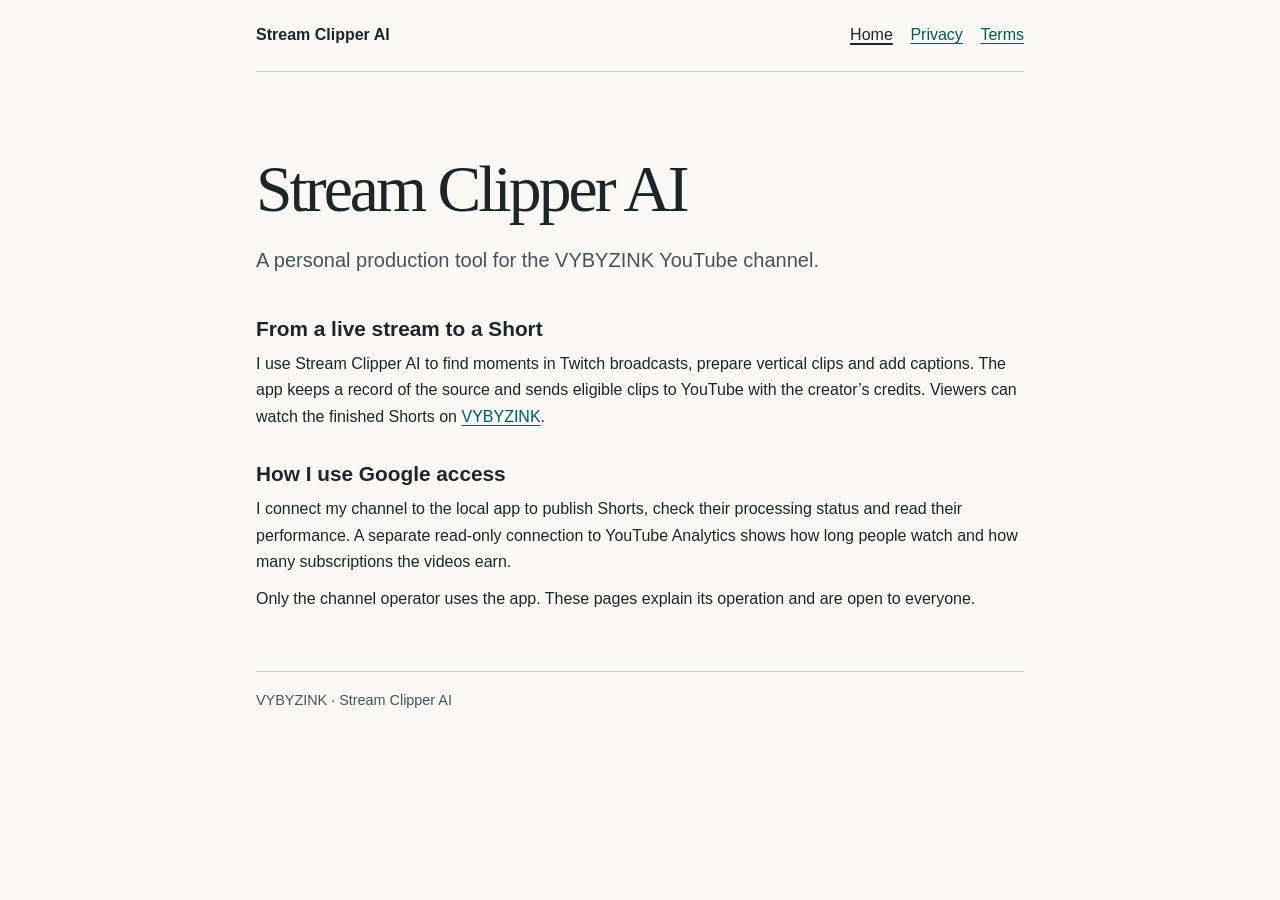
<file: index.html>
<!doctype html>
<html lang="en">
<head>
<meta charset="utf-8">
<meta name="viewport" content="width=device-width, initial-scale=1">
<meta name="description" content="How VYBYZINK uses Stream Clipper AI to prepare and publish Shorts and read channel analytics.">
<title>Stream Clipper AI | VYBYZINK</title>
<link rel="stylesheet" href="styles.css">
</head>
<body>
<header>
<a class="brand" href="index.html">Stream Clipper AI</a>
<nav aria-label="Main"><a href="index.html" aria-current="page">Home</a> <a href="privacy.html">Privacy</a> <a href="terms.html">Terms</a></nav>
</header>
<main>
<h1>Stream Clipper AI</h1>
<p class="intro">A personal production tool for the VYBYZINK YouTube channel.</p>
<section><h2>From a live stream to a Short</h2>
<p>I use Stream Clipper AI to find moments in Twitch broadcasts, prepare vertical clips and add captions. The app keeps a record of the source and sends eligible clips to YouTube with the creator’s credits. Viewers can watch the finished Shorts on <a href="https://www.youtube.com/channel/UCJiO6ZstboGxwujfGPb003g">VYBYZINK</a>.</p></section>
<section><h2>How I use Google access</h2>
<p>I connect my channel to the local app to publish Shorts, check their processing status and read their performance. A separate read-only connection to YouTube Analytics shows how long people watch and how many subscriptions the videos earn.</p>
<p>Only the channel operator uses the app. These pages explain its operation and are open to everyone.</p></section>
</main>
<footer>VYBYZINK · Stream Clipper AI</footer>
</body>
</html>
</file>
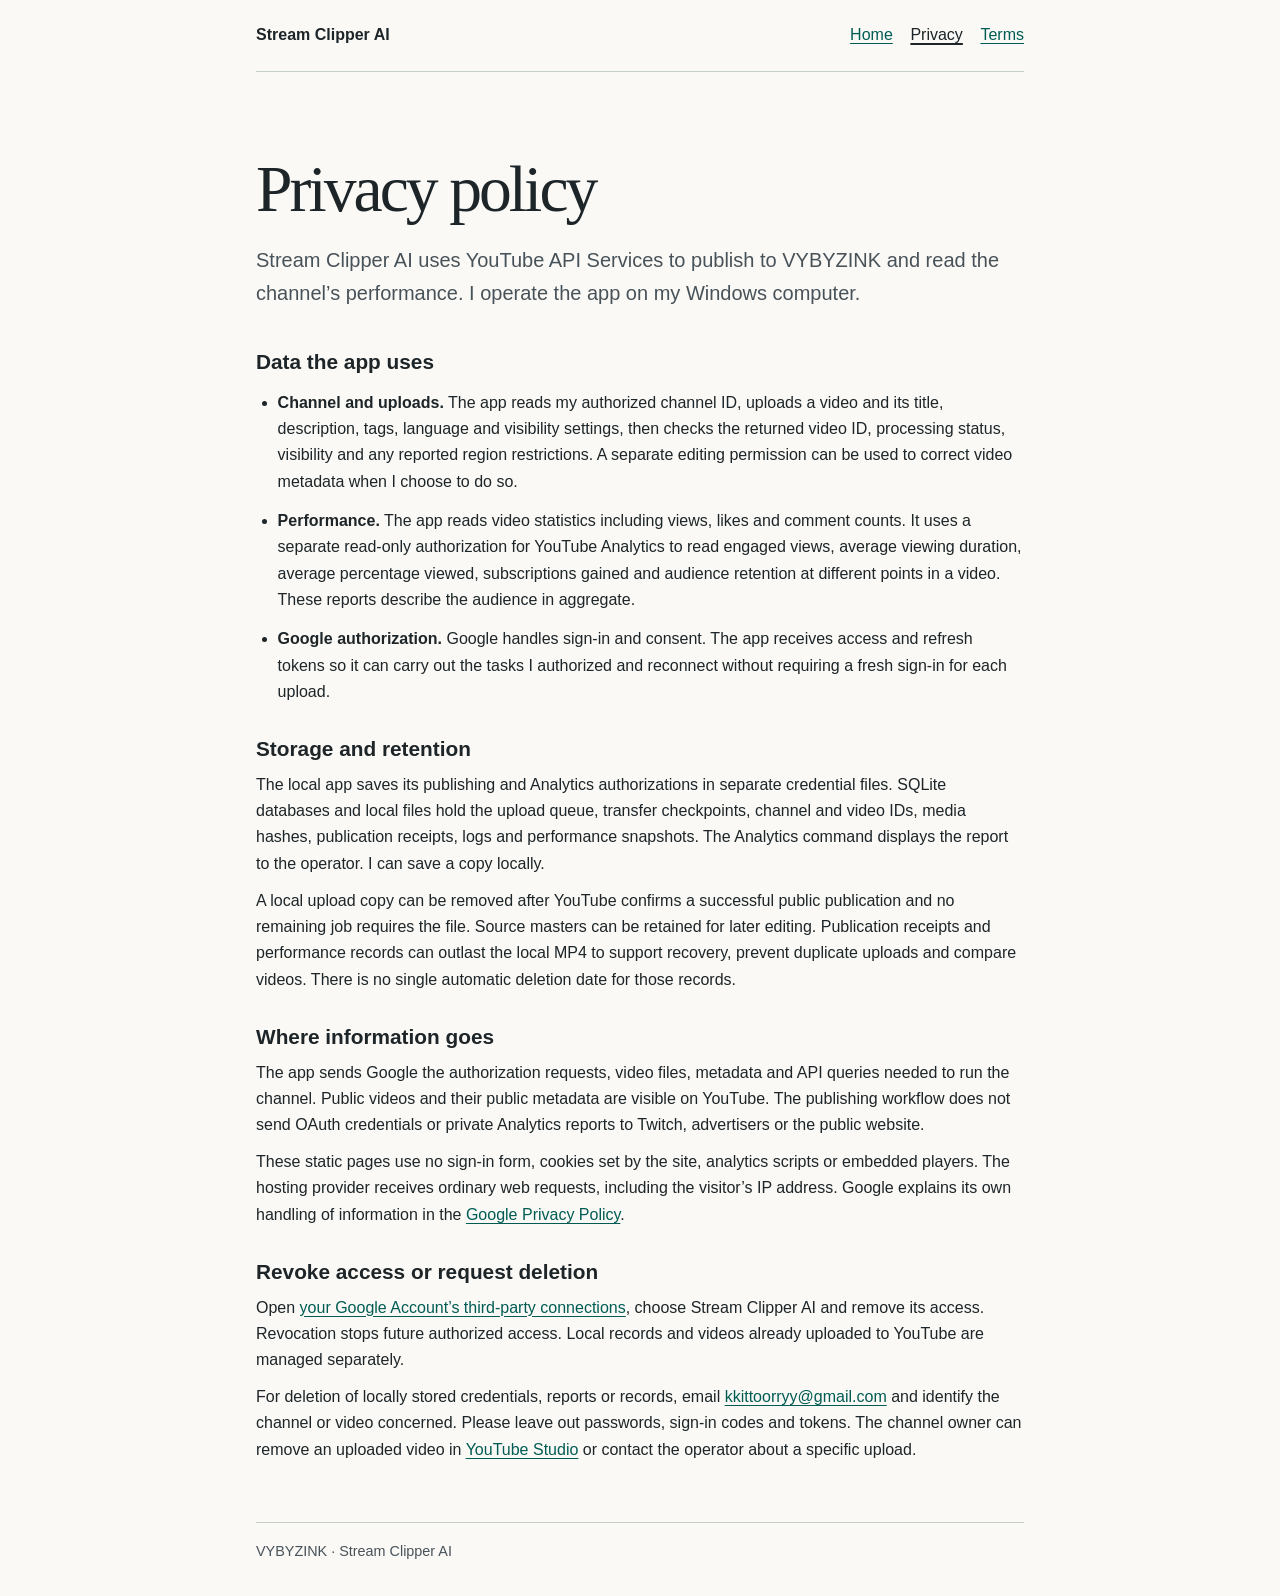
<file: privacy.html>
<!doctype html>
<html lang="en">
<head>
<meta charset="utf-8">
<meta name="viewport" content="width=device-width, initial-scale=1">
<meta name="description" content="How Stream Clipper AI uses YouTube data, stores records and handles requests for deletion or revocation.">
<title>Privacy policy | Stream Clipper AI</title>
<link rel="stylesheet" href="styles.css">
</head>
<body>
<header>
<a class="brand" href="index.html">Stream Clipper AI</a>
<nav aria-label="Main"><a href="index.html">Home</a> <a href="privacy.html" aria-current="page">Privacy</a> <a href="terms.html">Terms</a></nav>
</header>
<main>
<h1>Privacy policy</h1>
<p class="intro">Stream Clipper AI uses YouTube API Services to publish to VYBYZINK and read the channel’s performance. I operate the app on my Windows computer.</p>
<section><h2>Data the app uses</h2>
<ul>
<li><strong>Channel and uploads.</strong> The app reads my authorized channel ID, uploads a video and its title, description, tags, language and visibility settings, then checks the returned video ID, processing status, visibility and any reported region restrictions. A separate editing permission can be used to correct video metadata when I choose to do so.</li>
<li><strong>Performance.</strong> The app reads video statistics including views, likes and comment counts. It uses a separate read-only authorization for YouTube Analytics to read engaged views, average viewing duration, average percentage viewed, subscriptions gained and audience retention at different points in a video. These reports describe the audience in aggregate.</li>
<li><strong>Google authorization.</strong> Google handles sign-in and consent. The app receives access and refresh tokens so it can carry out the tasks I authorized and reconnect without requiring a fresh sign-in for each upload.</li>
</ul></section>
<section><h2>Storage and retention</h2>
<p>The local app saves its publishing and Analytics authorizations in separate credential files. SQLite databases and local files hold the upload queue, transfer checkpoints, channel and video IDs, media hashes, publication receipts, logs and performance snapshots. The Analytics command displays the report to the operator. I can save a copy locally.</p>
<p>A local upload copy can be removed after YouTube confirms a successful public publication and no remaining job requires the file. Source masters can be retained for later editing. Publication receipts and performance records can outlast the local MP4 to support recovery, prevent duplicate uploads and compare videos. There is no single automatic deletion date for those records.</p></section>
<section><h2>Where information goes</h2>
<p>The app sends Google the authorization requests, video files, metadata and API queries needed to run the channel. Public videos and their public metadata are visible on YouTube. The publishing workflow does not send OAuth credentials or private Analytics reports to Twitch, advertisers or the public website.</p>
<p>These static pages use no sign-in form, cookies set by the site, analytics scripts or embedded players. The hosting provider receives ordinary web requests, including the visitor’s IP address. Google explains its own handling of information in the <a href="https://policies.google.com/privacy">Google Privacy Policy</a>.</p></section>
<section><h2>Revoke access or request deletion</h2>
<p>Open <a href="https://myaccount.google.com/connections">your Google Account’s third-party connections</a>, choose Stream Clipper AI and remove its access. Revocation stops future authorized access. Local records and videos already uploaded to YouTube are managed separately.</p>
<p>For deletion of locally stored credentials, reports or records, email <a href="mailto:kkittoorryy@gmail.com">kkittoorryy@gmail.com</a> and identify the channel or video concerned. Please leave out passwords, sign-in codes and tokens. The channel owner can remove an uploaded video in <a href="https://studio.youtube.com/">YouTube Studio</a> or contact the operator about a specific upload.</p></section>
</main>
<footer>VYBYZINK · Stream Clipper AI</footer>
</body>
</html>
</file>
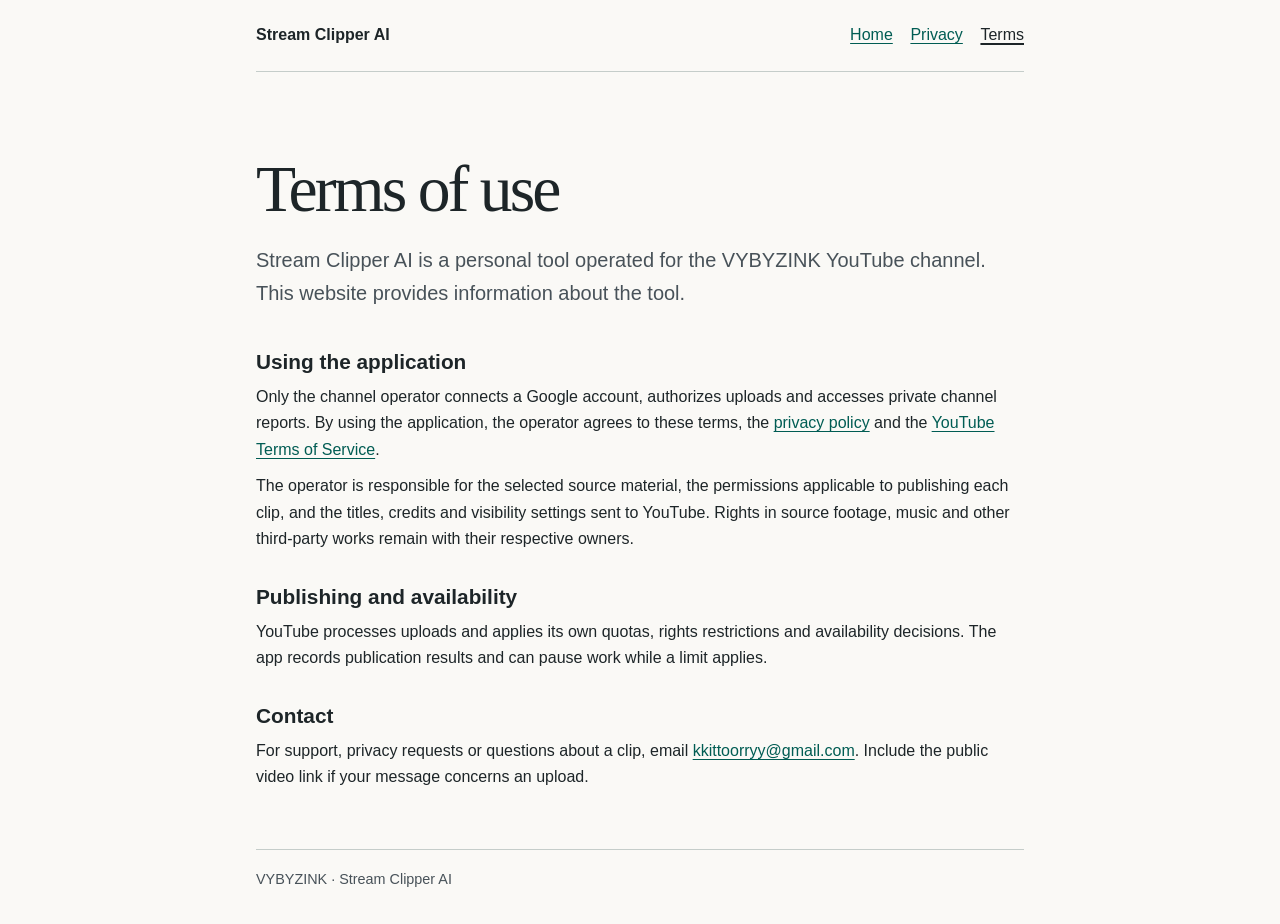
<file: terms.html>
<!doctype html>
<html lang="en">
<head>
<meta charset="utf-8">
<meta name="viewport" content="width=device-width, initial-scale=1">
<meta name="description" content="Terms and support information for the personal application operated for the VYBYZINK channel.">
<title>Terms of use | Stream Clipper AI</title>
<link rel="stylesheet" href="styles.css">
</head>
<body>
<header>
<a class="brand" href="index.html">Stream Clipper AI</a>
<nav aria-label="Main"><a href="index.html">Home</a> <a href="privacy.html">Privacy</a> <a href="terms.html" aria-current="page">Terms</a></nav>
</header>
<main>
<h1>Terms of use</h1>
<p class="intro">Stream Clipper AI is a personal tool operated for the VYBYZINK YouTube channel. This website provides information about the tool.</p>
<section><h2>Using the application</h2>
<p>Only the channel operator connects a Google account, authorizes uploads and accesses private channel reports. By using the application, the operator agrees to these terms, the <a href="privacy.html">privacy policy</a> and the <a href="https://www.youtube.com/t/terms">YouTube Terms of Service</a>.</p>
<p>The operator is responsible for the selected source material, the permissions applicable to publishing each clip, and the titles, credits and visibility settings sent to YouTube. Rights in source footage, music and other third-party works remain with their respective owners.</p></section>
<section><h2>Publishing and availability</h2>
<p>YouTube processes uploads and applies its own quotas, rights restrictions and availability decisions. The app records publication results and can pause work while a limit applies.</p></section>
<section><h2>Contact</h2>
<p>For support, privacy requests or questions about a clip, email <a href="mailto:kkittoorryy@gmail.com">kkittoorryy@gmail.com</a>. Include the public video link if your message concerns an upload.</p></section>
</main>
<footer>VYBYZINK · Stream Clipper AI</footer>
</body>
</html>
</file>
<file: styles.css>
:root {
  color-scheme: light dark;
  --paper: #faf9f6;
  --ink: #1d2528;
  --muted: #485259;
  --line: #c5cdca;
  --link: #005c53;
  font: 100%/1.65 "Segoe UI", Arial, sans-serif;
}
@media (prefers-color-scheme: dark) {
  :root { --paper: #161c1e; --ink: #f3f2ed; --muted: #bec8c6; --line: #495654; --link: #8be0cc; }
}
* { box-sizing: border-box; }
body { margin: 0; color: var(--ink); background-color: var(--paper); }
header, main, footer { width: min(48rem, calc(100% - 3rem)); margin-inline: auto; }
header { display: flex; justify-content: space-between; align-items: baseline; flex-wrap: wrap; gap: .5rem 2rem; border-bottom: 1px solid var(--line); padding: 1.4rem 0; }
nav { display: flex; gap: 1.1rem; flex-wrap: wrap; }
a { color: var(--link); text-underline-offset: .19em; }
a:focus-visible { outline: 2px solid currentColor; outline-offset: 4px; }
.brand { color: var(--ink); font-weight: 700; text-decoration: none; }
nav a[aria-current="page"] { color: var(--ink); text-decoration-thickness: .13em; }
main { padding: clamp(2rem, 7vw, 5rem) 0 3rem; }
h1, h2 { line-height: 1.15; margin: 0; }
h1 { font-family: Georgia, serif; font-weight: 500; font-size: clamp(2.45rem, 7vw, 4.1rem); letter-spacing: -.045em; }
h2 { font-size: 1.3rem; }
.intro { font-size: 1.25rem; color: var(--muted); margin-block: 1rem 2.5rem; }
section { margin-top: 2rem; }
p { margin: .65rem 0; }
ul { padding-left: 1.35rem; }
li { margin-block: .8rem; }
footer { padding: 1.1rem 0 2rem; border-top: 1px solid var(--line); color: var(--muted); font-size: .9rem; }
</file>
